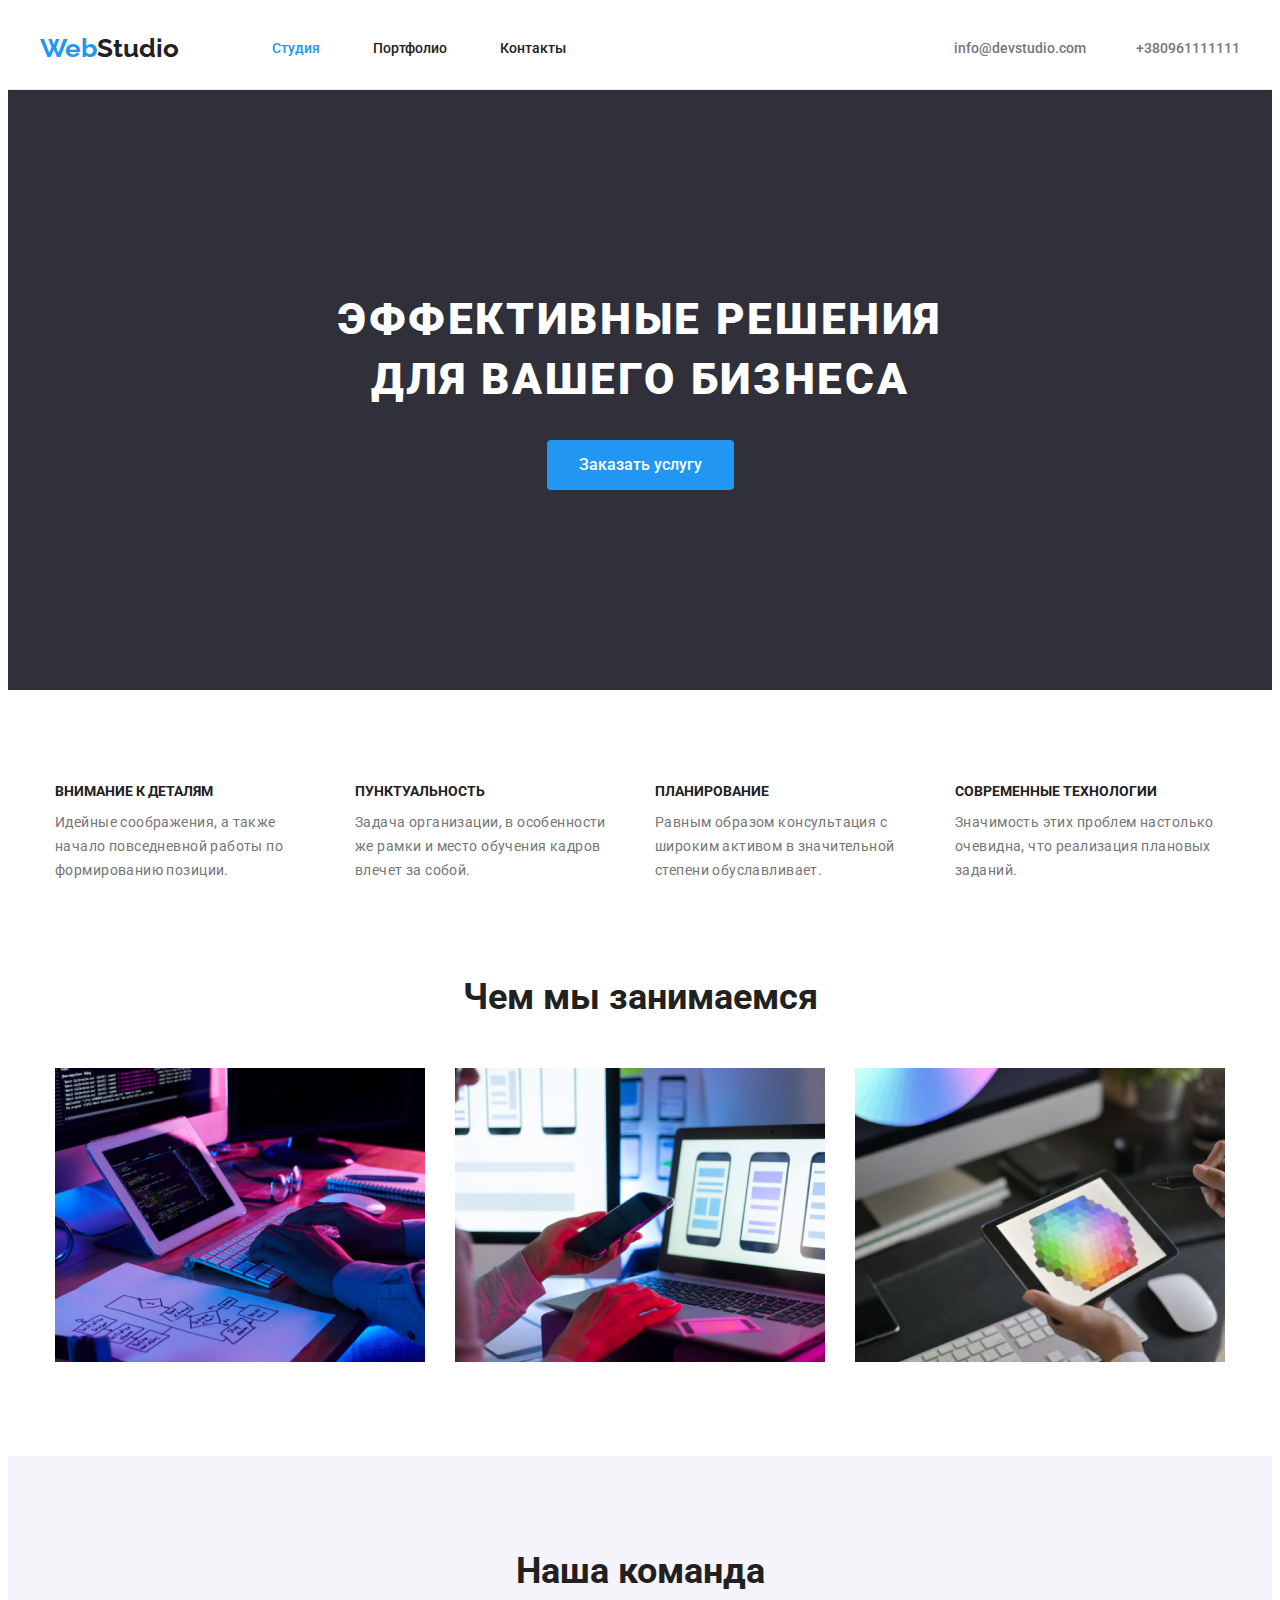
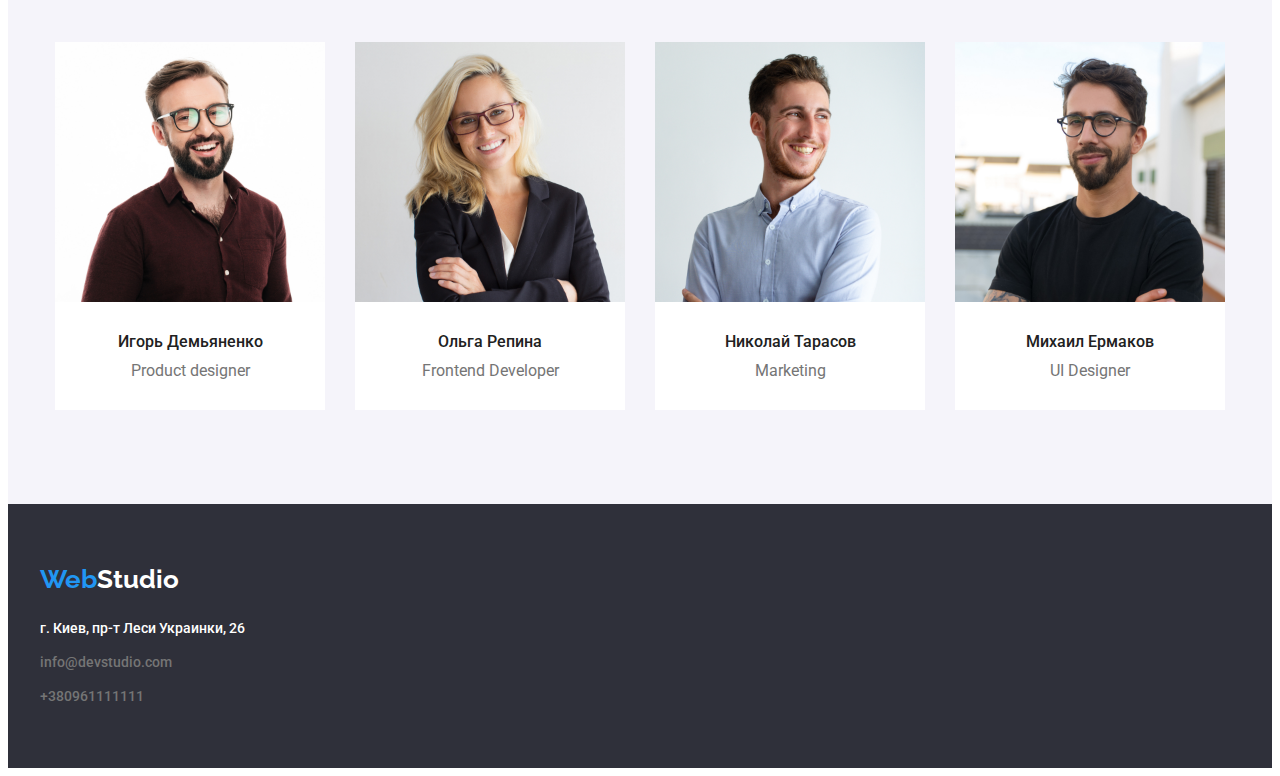
<file: index.html>
<!DOCTYPE html>
<html lang="en">
  <head>
     <meta charset="UTF-8">
     <meta name="viewport" content="width=device-width, initial-scale=1.0">
     <title>WebStudio</title>
      <link 
        rel="stylesheet" href="https://cdnjs.cloudflare.com/ajax/libs/modern-normalize/1.0.0/modern-normalize.min.css"
        integrity="sha512-ISS7cAi1PEhQ8jnbJpJZMd29NlhNj4AWYyLOSp2CE/CsHxTCu+r+t0D2yoJudVrd0/8fTVPUVDzY5Tvli75u/g==" crossorigin="anonymous"
      />
      <link rel="preconnect" href="https://fonts.gstatic.com">
      <link href="https://fonts.googleapis.com/css2?family=Raleway:wght@700&family=Roboto:wght@400;500;700;900&display=swap" rel="stylesheet">
      <link rel="stylesheet" href="./css/style.css">
  </head>

  <body>
            <!--Шапка сайта с навигацией и контактной информацией-->
    <header class="header-type">
      <div class="container header-nav">
          <nav class="nav">         
            <a class="link-nostyle logo" href="./index.html">Web<span class="header-color">Studio</span></a> 
             
            <ul class="ul-nostyle site-nav">
                <li class="item"><a class="link-nostyle activ-page" href="#">Студия</a></li>
                <li class="item"><a class="link-nostyle link-text" href="./portfolio.html" target="_blank">Портфолио</a></li>
                <li class="item"><a class="link-nostyle link-text" href="#">Контакты</a></li>
            </ul>
          </nav>
       <ul class="ul-nostyle contact-nav">
          <li class="item"><a class="link-nostyle contact-text" href="mailto:info@devstudio.com">info@devstudio.com</a></li>
          <li class="item"><a class="link-nostyle contact-text" href="tel:380961111111">+380961111111</a></li>
       </ul>      
      </div>

    </header>

    <main>

           <!--Основная надпись с кнопкой-->
      <section class="hero-type">
        <div class="container">
         <h1 class="hero-text">эффективные решения<br>для вашего бизнеса</h1>
          <button type="button" class="button primary">Заказать услугу</button>
        </div>
      </section>

      <!--Скилы и технологии-->
      <section class="skils-type">
        <div class="container">
            <h2 class="visually-hidden">Наши преимущества</h2>
            <ul class="ul-nostyle skils-container">
              <li class="skils-element">
                 <h3 class="title-text skils-title">внимание к деталям</h3>
                 <p class="paragraf-style skils-text">Идейные соображения, а также начало повседневной работы по формированию позиции.</p>
              </li>
              <li class="skils-element">
                 <h3 class="title-text skils-title">пунктуальность</h3>
                <p class="paragraf-style  skils-text">Задача организации, в особенности же рамки и место обучения кадров влечет за собой.</p>
              </li>
              <li class="skils-element">
                <h3 class="title-text skils-title">планирование</h3>
                <p class="paragraf-style skils-text">Равным образом консультация с широким активом в значительной степени обуславливает.</p>
              </li>
              <li class="skils-element">
                  <h3 class="title-text skils-title">современные технологии</h3>
                  <p class="paragraf-style skils-text">Значимость этих проблем настолько очевидна, что реализация плановых заданий.</p>
              </li>
            </ul>        
        </div>
      </section>
            
      <!--Чем мы занимаемся-->      
      <section class="task-type">
        <div class="container">
           <h2 class="title-text task-title">Чем мы занимаемся</h2>
           <ul class="ul-nostyle task-list">
             <li class="task-element">
                 <img src="./images/img1.png" alt="img1" width="370">
             </li>
             <li class="task-element">
                 <img src="./images/img2.png" alt="img2" width="370">
             </li>
             <li class="task-element">
                 <img src="./images/img3.png" alt="img3" width="370">
             </li>
           </ul>
        </div>
      </section>

      <!--Наша команда-->
      <section class="person-type">
        <div class="container">
            <h2 class="title-text person-title">Наша команда</h2>
            <ul class="ul-nostyle person-list">
              <li class="person-element">
                <img src="./images/01.jpg" alt="Игорь Демьяненко" width="270">
                <h3 class="title-text name-text">Игорь Демьяненко</h3>
                <p class="paragraf-style person-work">Product designer</p>
              </li>
              <li class="person-element">
                <img src="./images/04.jpg" alt="Ольга Репина" width="270">
                <h3 class="title-text name-text">Ольга Репина</h3>
                <p class="paragraf-style person-work">Frontend Developer</p>
              </li>
              <li class="person-element">
                <img src="./images/03.jpg" alt="Николай Тарасов" width="270">
                <h3 class="title-text name-text">Николай Тарасов</h3>
                <p class="paragraf-style person-work">Marketing</p>
              </li>
              <li class="person-element">
                <img src="./images/02.jpg" alt="Михаил Ермаков" width="270">
                <h3 class="title-text name-text">Михаил Ермаков</h3>
                <p class="paragraf-style person-work">UI Designer</p>
              </li>
            </ul>
        </div>
      </section>   
    </main>

  
    <!--Подвал-->    
    <footer class="footer-type">       
      <div class="container">
        
         <a class="link-footer logo" href="./index.html">Web<span class="footer-color">Studio</span></a>          
        
         <ul class="ul-nostyle footer-list">
           <li class="footer-element">
             <address>
               <a class="link-footer footer-text" href="#">г. Киев, пр-т Леси Украинки, 26</a>
             </address>        
           </li>
           <li class="footer-element">
             <a class="link-footer contact-text" href="mailto:info@devstudio.com">info@devstudio.com</a>
           </li>
           <li class="footer-element">
             <a class="link-footer contact-text" href="tel:380961111111">+380961111111</a>
           </li>
         </ul>
    </div>
     
    </footer>   
  </body>
</html>
</file>
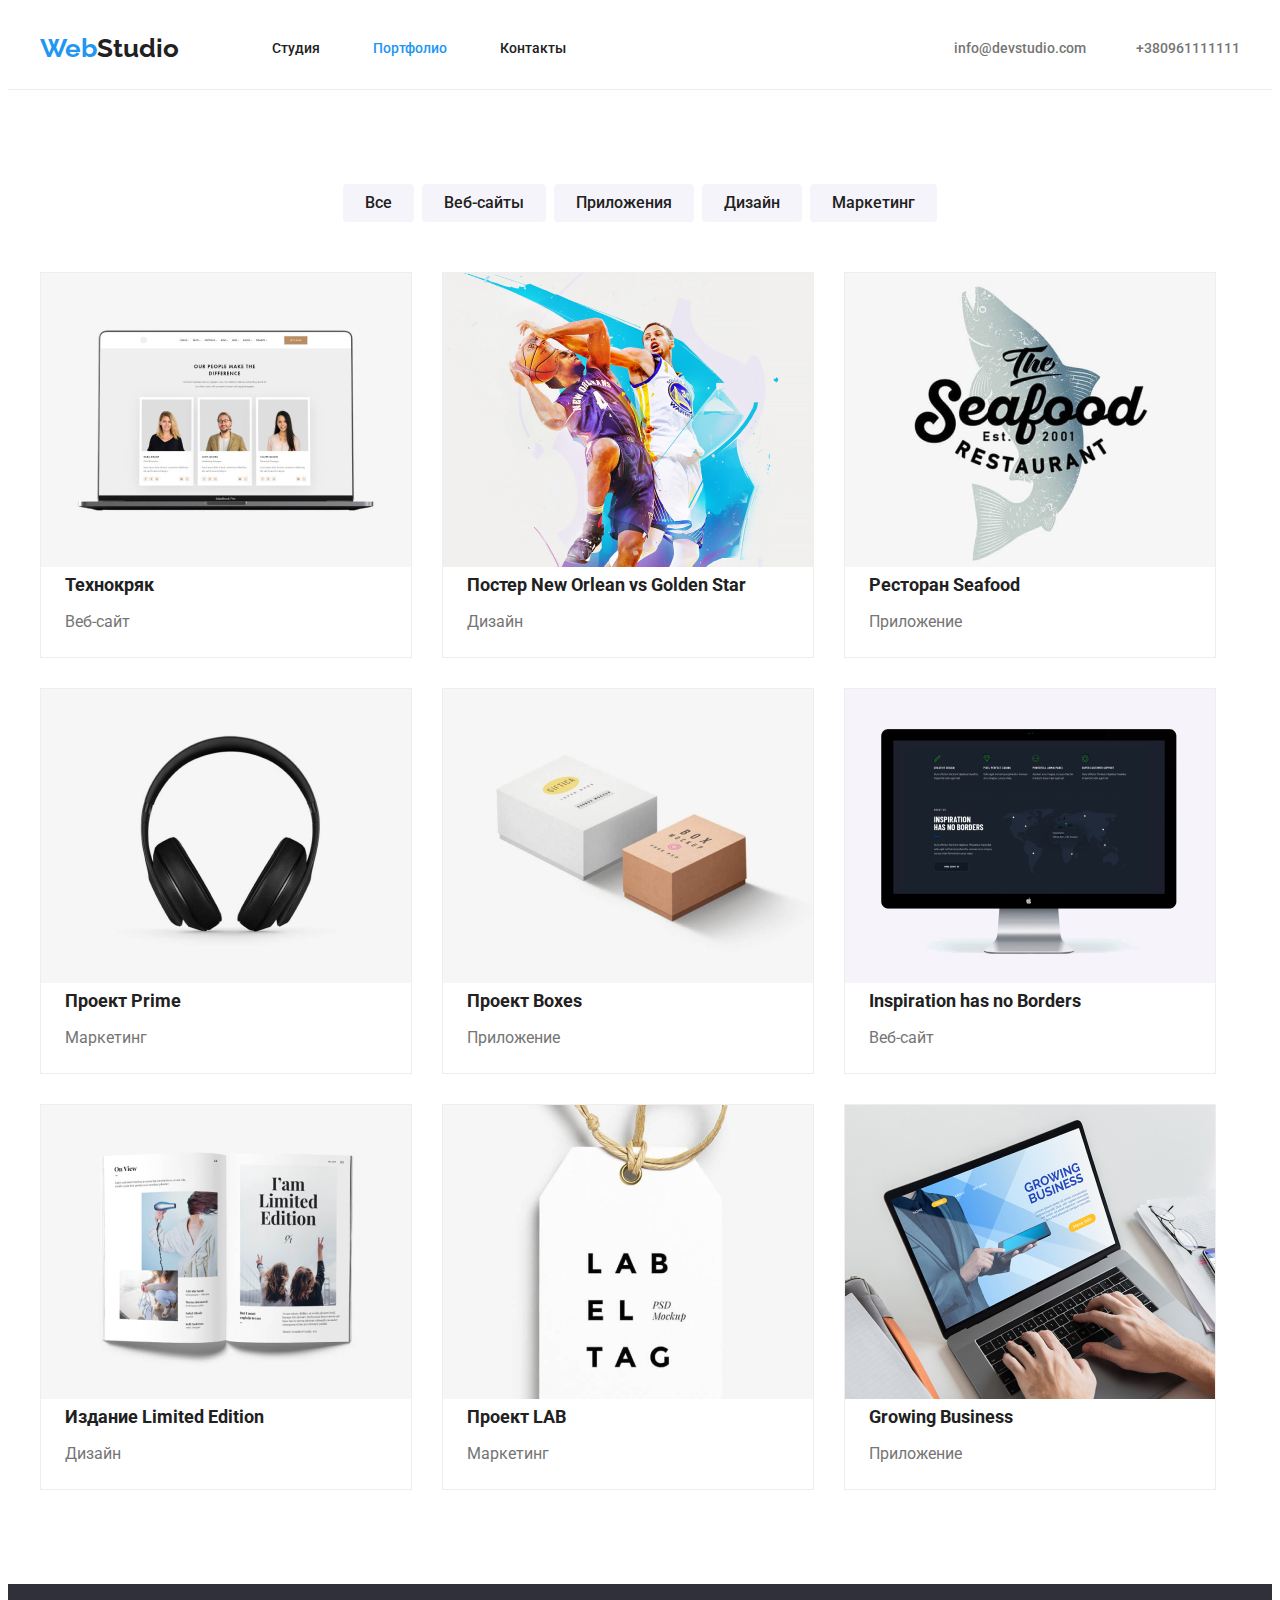
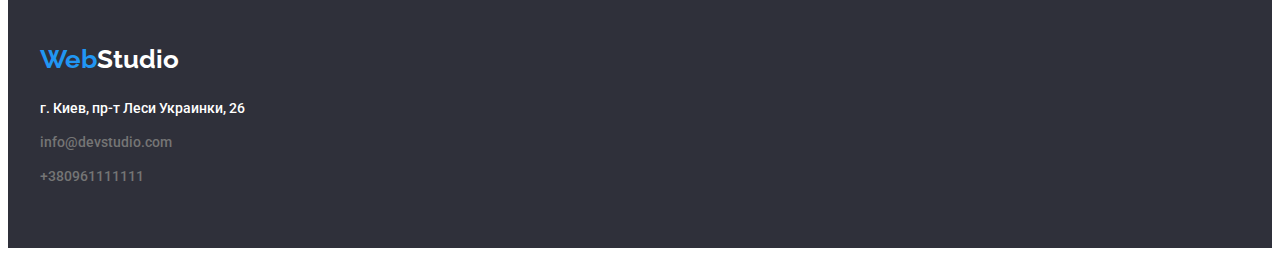
<file: portfolio.html>
<!DOCTYPE html>
<html lang="en">
<head>
    <meta charset="UTF-8">
    <meta name="viewport" content="width=device-width, initial-scale=1.0">
    <title>Портфолио</title>
    <link 
      rel="stylesheet" href="https://cdnjs.cloudflare.com/ajax/libs/modern-normalize/1.0.0/modern-normalize.min.css"
      integrity="sha512-ISS7cAi1PEhQ8jnbJpJZMd29NlhNj4AWYyLOSp2CE/CsHxTCu+r+t0D2yoJudVrd0/8fTVPUVDzY5Tvli75u/g==" crossorigin="anonymous"
    />
    <link rel="preconnect" href="https://fonts.gstatic.com">
    <link href="https://fonts.googleapis.com/css2?family=Raleway:wght@700&family=Roboto:wght@400;500;700;900&display=swap" rel="stylesheet">
    <link rel="stylesheet" href="./css/style.css">
</head>
<body>
    <!--Шапка сайта с навигацией и контактной информацией-->
    <header class="header-type">
        <div class="container header-nav">
            <nav class="nav">    
                <a class="link-nostyle logo" href="./index.html">Web<span class="header-color">Studio</span></a> 
                 
              <ul class="ul-nostyle site-nav">
                  <li class="item"><a class="link-nostyle link-text" href="./index.html">Студия</a></li>
                  <li class="item"><a class="link-nostyle activ-page" href="#">Портфолио</a></li>
                  <li class="item"><a class="link-nostyle link-text" href="#">Контакты</a></li>
              </ul>
            </nav>
         <ul class="ul-nostyle contact-nav">
            <li class="item"><a class="link-nostyle contact-text" href="mailto:info@devstudio.com">info@devstudio.com</a></li>
            <li class="item"><a class="link-nostyle contact-text" href="tel:380961111111">+380961111111</a></li>
         </ul>      
        </div>
  
      </header>
    <main>
        <!--Портфолио-->
        
      <section class="portfolio-cards">
          <div class="container">
               <h1 class="visually-hidden">Наше портфолио</h1>
               <ul class="ul-nostyle  filter-buttons">
                   <li class="filter-element"><button type="button" class="button secondary">Все</button></li>
                   <li class="filter-element"><button type="button" class="button secondary">Веб-сайты</button></li>
                   <li class="filter-element"><button type="button" class="button secondary">Приложения</button></li>
                   <li class="filter-element"><button type="button" class="button secondary">Дизайн</button></li>
                   <li class="filter-element"><button type="button" class="button secondary">Маркетинг</button></li>
               </ul>
        

               <ul class="ul-nostyle cards-container">
                   <li class="cards-element" >
                        <a href="#" class="cards-nostyle">
                           <img src="./images/portfolio/img01.jpg" alt="открытый ноутбук" width="370" height="294">               
                           <h2 class="title-text cards-title">Технокряк</h2>
                           <p class="cards-text">Веб-сайт</p>
                        </a>
                    </li>
                    <li class="cards-element" >
                        <a href="#" class="cards-nostyle">
                            <img src="./images/portfolio/img02.jpg" alt="баскетболисты" width="370" height="294">                
                            <h2 class="title-text cards-title">Постер New Orlean vs Golden Star</h2>
                            <p class="cards-text">Дизайн</p>
                         </a>
                    </li>
                    <li class="cards-element" >
                        <a href="#" class="cards-nostyle">
                            <img src="./images/portfolio/img03.jpg" alt="картинка с рыбой" width="370" height="294">                
                           <h2 class="title-text cards-title">Ресторан Seafood</h2>
                           <p class="cards-text">Приложение</p>
                        </a>
                    </li>
                    <li class="cards-element" >
                        <a href="#" class="cards-nostyle">
                            <img src="./images/portfolio/img04.jpg" alt="наушники" width="370" height="294">                
                            <h2 class="title-text cards-title">Проект Prime</h2>
                            <p class="cards-text">Маркетинг</p>
                        </a>
                    </li>
                    <li class="cards-element" >
                        <a href="#" class="cards-nostyle">
                            <img src="./images/portfolio/img05.jpg" alt="коробочки" width="370" height="294">                
                            <h2 class="title-text cards-title">Проект Boxes</h2>
                            <p class="cards-text">Приложение</p>
                        </a>
                    </li>
                    <li class="cards-element" >
                        <a href="#" class="cards-nostyle">
                            <img src="./images/portfolio/img06.jpg" alt="монитор" width="370" height="294">                
                            <h2 class="title-text cards-title">Inspiration has no Borders</h2>
                            <p class="cards-text">Веб-сайт</p>
                        </a>
                    </li>
                    <li class="cards-element" >
                        <a href="#" class="cards-nostyle">
                            <img src="./images/portfolio/img07.jpg" alt="книга" width="370" height="294">                
                            <h2 class="title-text cards-title">Издание Limited Edition</h2>
                            <p class="cards-text">Дизайн</p>
                        </a>
                    </li>
                    <li class="cards-element" >
                        <a href="#" class="cards-nostyle">
                            <img src="./images/portfolio/img08.jpg" alt="бирка" width="370" height="294">                
                            <h2 class="title-text cards-title">Проект LAB</h2>
                            <p class="cards-text">Маркетинг</p>
                        </a>
                    </li>
                    <li class="cards-element" >
                        <a href="#" class="cards-nostyle">
                            <img src="./images/portfolio/img09.jpg" alt="клавиатура ноутбука" width="370" height="294">                
                            <h2 class="title-text cards-title">Growing Business</h2>
                            <p class="cards-text">Приложение</p>
                        </a>
                    </li>                
                          
               </ul>
            </div>
      </section>
    </main>
    <!--Подвал-->
    <footer class="footer-type">       
        <div class="container">
           <a class="link-footer logo" href="./index.html">Web<span class="footer-color">Studio</span></a>          
              
           <ul class="ul-nostyle footer-list">
             <li class="footer-element">
               <address>
                 <a class="link-footer footer-text" href="#">г. Киев, пр-т Леси Украинки, 26</a>
               </address>        
             </li>
             <li class="footer-element">
               <a class="link-footer contact-text" href="mailto:info@devstudio.com">info@devstudio.com</a>
             </li>
             <li class="footer-element">
               <a class="link-footer contact-text" href="tel:380961111111">+380961111111</a>
             </li>
           </ul>
      </div>
       
      </footer>   
    
</body>
</html>
</file>
<file: css/style.css>
:root {
    /* CSS переменніе к тексту */
    --primary-text-color: #757575;
    --title-text-color: #212121;
    --accent-text-color: #2196F3;
    --hero-text-color: #ffffff;
    /* CSS переменніе к фону */
    --primary-color: #ffffff;
    --secondary-color: #F5F4FA;
    --hero-footer-color: #2f303a;   
    --button-accent-color:#2196f3;
    /* переменніе к шрифту */
    --primary-font: Roboto;
    --logo-font: Raleway;
}
body {
    background-color: var(--primary-color);

    font-family: var(--primary-font), Sans-serif;
    font-weight: 400;
    font-size: 14px;
    line-height: 1.72;

    color: var(--primary-text-color);
}
                /* Отмена стилей списка */
/* ul {
    list-style: none;
} */
.ul-nostyle {
    list-style: none;
    margin: 0;
    padding: 0;
}
                /* Отмена стилей ссілок */
.link-nostyle,
.link-footer {
    display: inline-block;
    text-decoration: none;
    margin: 0;
    padding: 0;
 

    font-weight: 500;
    font-size: 14px;
    line-height: 1.14;
}
.link-nostyle:hover,
.link-nostyle:focus,
.link-footer:hover,
.link-footer:focus {
    color: var(--accent-text-color);
}

.link-nostyle {
    padding-top: 25px;
    padding-bottom: 25px;
}

.cards-nostyle {
    text-decoration: none;
    color: var(--primary-text-color);
}

                /* Оформление цвета ссілки активной страниці */
.activ-page {
    color: var(--accent-text-color)
}
                /* Оформление логотипа */
.logo {
    margin-right: 93px;
    font-weight: 700;
    font-size: 26px;
    line-height: 1.2;
    font-family: var(--logo-font), Sans-serif;
    color: var(--accent-text-color);
}
.header-color {
    color: var(--title-text-color);
}
.footer-color {
    color: var(--hero-text-color);
}
                /* Оформление header and footer */
.header-type {
    border-bottom: 1px solid #ececec;
    background-color: var(--primary-color);
}
.link-text {
    color: var(--title-text-color);
}
.contact-text {
    color:var(--primary-text-color)
}
.footer-type,
.hero-type  {
    background-color: var(--hero-footer-color);
}
.footer-type {
    padding-top: 60px;
    padding-bottom: 60px;
}
.footer-text {
    color: var(--hero-text-color);
}
address { font-style: normal; }

.footer-list {
    
    margin-top: 20px;
}
.footer-element {
    margin-bottom: 10px;
}
.footer-element:last-child {
    margin-bottom: 0;
}
/* Оформление заголовков */
.title-text {
    margin-top: 0;
    margin-bottom: 0;
    color: var(--title-text-color);
}
.container {
    margin-left: auto ;
    margin-right: auto;
    /* background-color:navy; */
    width: 1200px;
    padding-left: 15px;
    padding-right: 15px;

}
img {
    display: block;
}

/* button CSS */
.button {
    display: inline-block;
    border: none;
    border-radius: 4px;
    font-family: inherit;
    color: #000000;
    background-color: #ffffff;
}
.button.primary {

   padding: 10px 32px;
   
   
    background-color: var(--button-accent-color);

    font-weight: 500;
    font-size: 16px;
    line-height: 1.88;

    color: var(--hero-text-color);
}
.button.secondary {
    padding: 6px 22px;
   background-color: var(--secondary-color);

   font-weight: 500;
   font-size: 16px;
   line-height: 1.62;

   text-align: center;

   color: var(--title-text-color);
}
.button:hover,
.button:focus {
    cursor: pointer;
    background-color: var(--button-accent-color);
    color: var(--hero-text-color);
}

 /*Оформление сраниці Студия  */

 .hero-type {
    padding-top: 200px;
    padding-bottom: 200px;
    text-align: center;
   }
   
.hero-text {
    margin-top: 0;
    margin-bottom: 30px;
    /* text-align: center; */

    font-weight: 900;
    font-size: 44px;
    line-height: 1.36;
    letter-spacing: 0.06em;
    text-transform: uppercase;
    color: var(--hero-text-color);

}
.skils-type, 
.task-type {
    background-color: var(--primary-color);
}
.skils-type {
    padding-top: 94px;
    padding-bottom: 94px;
}
.task-type {
    padding-bottom: 94px;

}
.skils-title {
    margin-bottom: 10px;
    font-weight: 700;
    font-size: 14px;
    line-height: 1.14;

    text-transform: uppercase;
}
.task-title,
.person-title {
    font-weight: 700;
    font-size: 36px;
    line-height: 1.17;
    text-align: center;
}
.task-title {
    margin-bottom: 50px;
}
.person-title {
    margin-bottom: 50px;

}
.person-type {
    padding-top: 94px;
    padding-bottom: 94px;

    background-color: var(--secondary-color);
    
}

.name-text {
    margin-top: 30px;
    margin-bottom: 10px;
    text-align: center;


    font-weight: 500;
    font-size: 16px;
    line-height: 1.19;

}
.person-work {
    padding-bottom: 30px;
    text-align: center;

    font-size: 16px;
    line-height: 19px;
}
.paragraf-style {
    margin-top: 0;
    margin-bottom: 0;
  
  }
.visually-hidden {
    position: absolute;
    clip: rect(0 0 0 0);
    width: 1px;
    height: 1px;
    margin: -1px;

}
.nav {
display: flex;
align-items: center;
}
.site-nav .item {
    display: inline-block;
    margin-right: 50px;
}

.site-nav .item:last-child {
    margin-right: 0px;
}
.contact-nav {
    display: flex;
}
.contact-nav .item {
    margin-right: 50px;
}
.contact-nav .item:last-child {
    margin-right: 0px;
}

.header-nav {
    display: flex;
    align-items: center;
    justify-content: space-between;
}
.skils-text {
    letter-spacing: 0.03em;
}
.skils-container,
.task-list,
.person-list {
    display: flex;
    justify-content: center;

}

.skils-element {
width: 270px;
margin-right: 30px;
}
.skils-element:last-child {
    margin-right: 0px;
}
.task-element {
    width: 370;
    margin-right: 30px;
}
.task-element:last-child {
    margin-right: 0px;
}
.person-element {
    width: 270;
    margin-right: 30px;
    background-color: var(--primary-color);
}
.person-element:last-child {
    margin-right: 0px;
   
}

/* Оформление Портфолио */

.portfolio-cards {
    padding-top: 94px;
    padding-bottom: 94px;
}

.cards-title {
    margin: 0;
    padding: 0;
    margin-left: 24px;
    margin-bottom: 4px;

    font-weight: 700;
    font-size: 18px;
    line-height: 2.0;

}
.cards-text {
    margin: 0;
    padding: 0;
    margin-left: 24px;
    margin-bottom: 20px;

    font-size: 16px;
    line-height: 1.88;
}
.filter-buttons {
    display: flex;
    justify-content: center;
}
.filter-element {
    margin-right: 8px;
}
.filter-element:last-child {
    margin-right: 0px;
}
.cards-container {
    margin-top: 50px;
    display: flex;
    flex-wrap: wrap;
}
.cards-element {
    width: 370px;
    margin-right: 30px;
    margin-bottom: 30px;
    border: 1px solid #eeeeee;
}
.cards-element:nth-child(3n) {
    margin-right: 0px;
}
.cards-element:nth-last-child(-n+3) {
    margin-bottom: 0;
}
</file>
